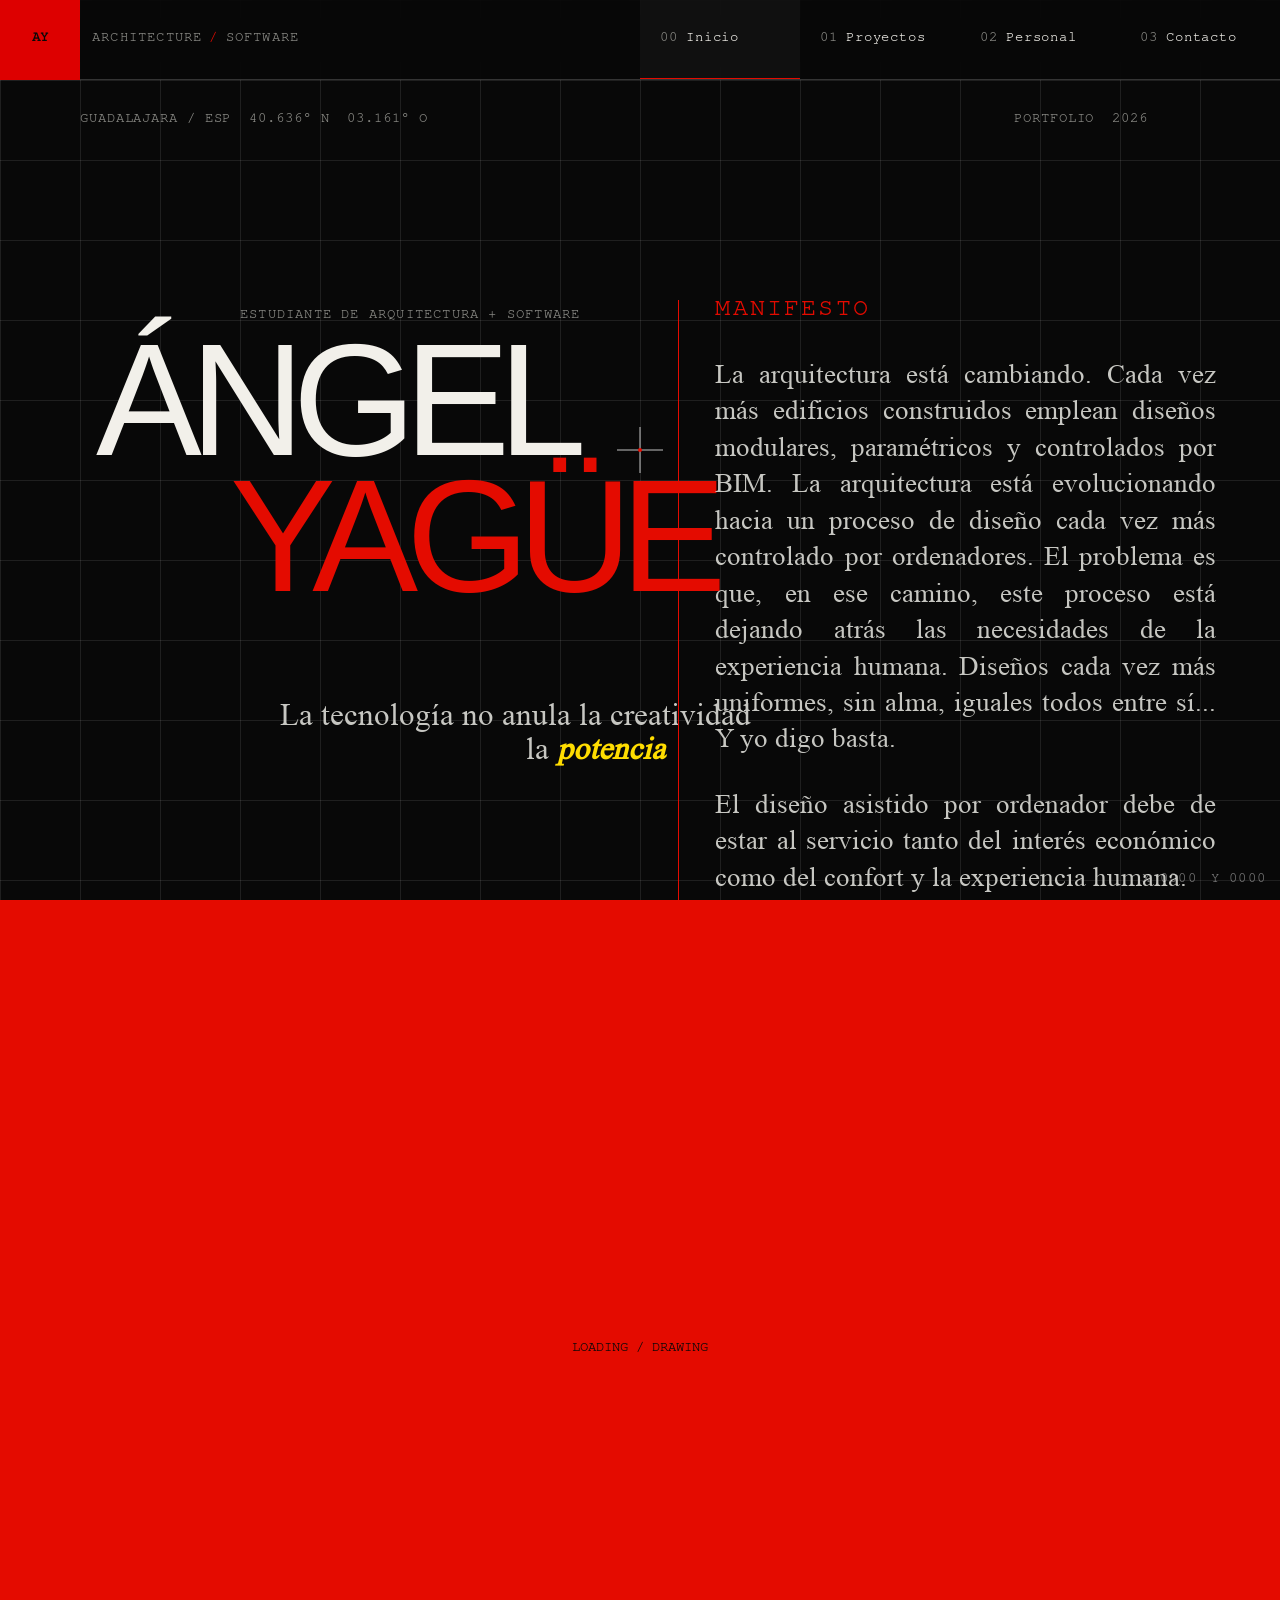
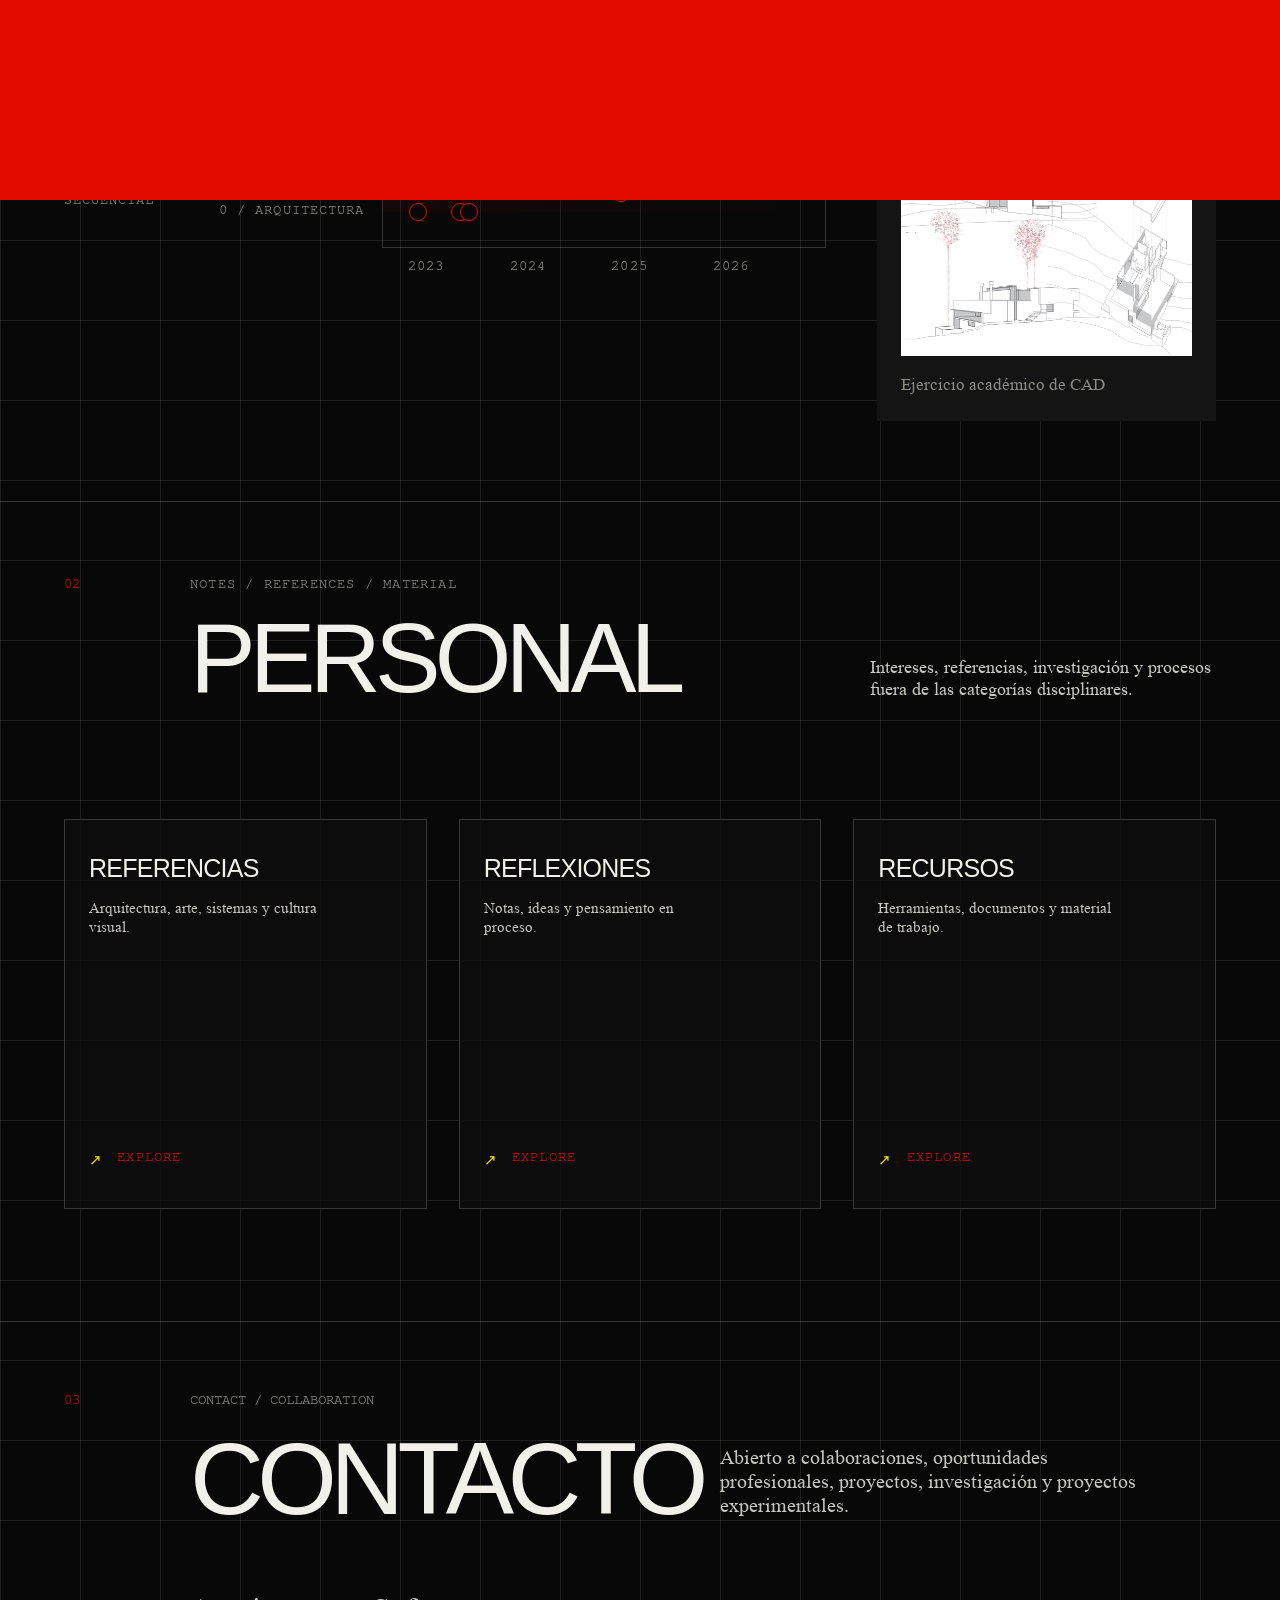
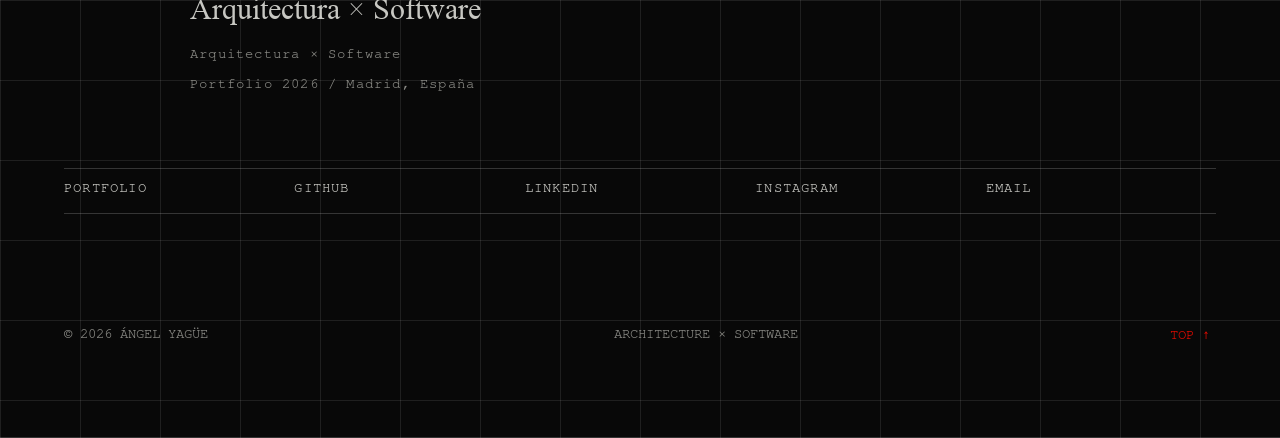
<file: index.html>
<!DOCTYPE html>
<html lang="es">
<head>
  <meta charset="UTF-8">

  <meta
    name="viewport"
    content="width=device-width, initial-scale=1.0"
  >

  <meta
    name="description"
    content="Portfolio de arquitectura, software, geometría y diseño computacional."
  >

  <meta name="theme-color" content="#080808">

  <title>Ángel Yagüe — Architecture × Software</title>

  <link rel="stylesheet" href="styles.css?v=nimbus-mono-4">
</head>

<body>
  <div class="page-noise" aria-hidden="true"></div>

  <div class="cursor" aria-hidden="true">
    <span class="cursor__cross cursor__cross--x"></span>
    <span class="cursor__cross cursor__cross--y"></span>
    <span class="cursor__dot"></span>
  </div>

  <div class="coordinates" aria-hidden="true">
    <span id="coord-x">X 0000</span>
    <span id="coord-y">Y 0000</span>
  </div>

  <header class="site-header">
    <a class="brand" href="#inicio" aria-label="Ir al inicio">
      <span class="brand__mark">AY</span>

      <span class="brand__text">
        ARCHITECTURE
        <span>/</span>
        SOFTWARE
      </span>
    </a>

    <button
      class="menu-toggle"
      type="button"
      aria-label="Abrir navegación"
      aria-expanded="false"
      aria-controls="main-navigation"
    >
      <span></span>
      <span></span>
    </button>

    <nav class="site-nav" id="main-navigation">
      <a href="#inicio" class="nav-link is-active">
        <span>00</span>
        Inicio
      </a>

      <a href="#proyectos" class="nav-link">
        <span>01</span>
        Proyectos
      </a>

      <a href="#personal" class="nav-link">
        <span>02</span>
        Personal
      </a>

      <a href="#contacto" class="nav-link">
        <span>03</span>
        Contacto
      </a>
    </nav>
  </header>

  <main>
    <!-- # INDICE -->
    <section class="hero section" id="inicio">
      <div class="hero-grid" aria-hidden="true"></div>

      <div class="hero__meta">
        <span>GUADALAJARA / ESP</span>
        <span>40.636° N</span>
        <span>03.161° O</span>
      </div>

      <div class="hero__index">
        <span>PORTFOLIO</span>
        <span>2026</span>
      </div>

      <div class="hero__content">
        <p class="eyebrow reveal">
          ESTUDIANTE DE ARQUITECTURA + SOFTWARE
        </p>

        <h1
          class="hero-title reveal"
          data-scramble="ÁNGEL YAGÜE"
        >
          <span class="hero-title__main">ÁNGEL</span>
          <span class="hero-title__main hero-title__main--offset">YAGÜE</span>
        </h1>

        <div class="hero-statement reveal">
          <p>
            La tecnología no anula la creatividad
            <span>la <strong class="accent-blue"><em>potencia</em></strong></span>
          </p>
        </div>

        <!-- ## Manifesto -->
        <article class="hero-manifest reveal" data-hero-manifest hidden></article>
      </div>

      <div class="hero-diagram reveal" aria-hidden="true">
        <svg viewBox="0 0 520 520">
          <g class="diagram-grid">
            <line x1="0" y1="130" x2="520" y2="130"/>
            <line x1="0" y1="260" x2="520" y2="260"/>
            <line x1="0" y1="390" x2="520" y2="390"/>

            <line x1="130" y1="0" x2="130" y2="520"/>
            <line x1="260" y1="0" x2="260" y2="520"/>
            <line x1="390" y1="0" x2="390" y2="520"/>
          </g>

          <g class="diagram-main">
            <circle cx="260" cy="260" r="182"/>
            <circle cx="260" cy="260" r="122"/>
            <circle cx="260" cy="260" r="43"/>

            <path d="M78 260 L260 78 L442 260 L260 442 Z"/>
            <path d="M130 390 L390 130"/>
            <path d="M130 130 L390 390"/>
          </g>

          <g class="diagram-accent">
            <circle cx="260" cy="78" r="7"/>
            <circle cx="442" cy="260" r="7"/>
            <path d="M260 78 A182 182 0 0 1 442 260"/>
          </g>

          <g class="diagram-blue">
            <path d="M260 260 L390 130"/>
            <circle cx="390" cy="130" r="9"/>
          </g>
        </svg>

        <span class="diagram-label diagram-label--a">A.01</span>
        <span class="diagram-label diagram-label--b">R=182</span>
        <span class="diagram-label diagram-label--c">45°</span>
      </div>

      <a class="scroll-indicator magnetic" href="#proyectos">
        <span>SCROLL / EXPLORE</span>
        <span class="scroll-indicator__line"></span>
      </a>
    </section>

    <!-- # PROYECTOS -->
    <section class="project-spectrum section" id="proyectos">
      <header class="section-heading section-heading--right reveal">
        <div class="section-heading__number">01</div>

        <div>
          <p class="eyebrow">WORK INDEX / ARCHITECTURE × SOFTWARE</p>

          <h2>
            PROYECTOS
          </h2>
        </div>

        <div class="project-view-control">
          <p class="section-heading__description">
            Una clasificación de trabajos y ejercicios según su disciplina
            entre arquitectura y software.
          </p>

          <div class="project-view-mode" role="group" aria-label="Modo de vista">
            <span>Modo de vista</span>
            <button
              class="project-view-mode__button is-active"
              type="button"
              data-project-view-mode="constellation"
              aria-pressed="true"
            >Constelación</button>
            <button
              class="project-view-mode__button"
              type="button"
              data-project-view-mode="list"
              aria-pressed="false"
            >Lista</button>
          </div>
        </div>
      </header>

      <div class="spectrum-layout">
        <aside class="spectrum-aside reveal">
          <h3>Project index</h3>
          <p>
            Pensamiento arquitectónico + pensamiento secuencial
          </p>
        </aside>

        <div class="spectrum-board reveal">
          <div class="spectrum-list-view" data-project-list-view hidden>
          <div class="spectrum-header" aria-hidden="true">
            <span>ID</span>
            <span>Proyecto</span>
            <span>Aspecto del proyecto</span>
            <span>Lectura</span>
          </div>

          <div class="spectrum-hud">
            <div class="spectrum-axis" aria-hidden="true">
              <span class="spectrum-axis__start">Arquitectura</span>
              <span class="spectrum-axis__line"></span>
              <span class="spectrum-axis__end">Software</span>
            </div>

            <section class="spectrum-detail" aria-live="polite">
              <article class="spectrum-readout">
                <div class="spectrum-readout__number" id="spectrum-readout-number">
                  W / 000
                </div>

                <div>
                  <h3 id="spectrum-readout-title">Proyectos</h3>
                  <p id="spectrum-readout-copy"></p>

                  <div class="spectrum-readout__meta">
                    <span id="spectrum-readout-axis"></span>
                    <span id="spectrum-readout-type">WORK INDEX</span>
                  </div>
                </div>
              </article>
            </section>
          </div>

          <section
            class="spectrum-projects"
            data-project-spectrum
            aria-label="Lista de trabajos clasificados"
          ></section>
          </div>

          <!-- ## Gráfico Constelación -->
          <section
            class="project-constellation"
            data-project-constellation
            aria-label="Proyectos por fecha y disciplina"
          ></section>
        </div>
      </div>
    </section>

    <!-- # PERSONAL -->
    <section class="personal-section section" id="personal">
      <header class="section-heading reveal">
        <div class="section-heading__number">02</div>

        <div>
          <p class="eyebrow">NOTES / REFERENCES / MATERIAL</p>

          <h2>
            PERSONAL
          </h2>
        </div>

        <p class="section-heading__description">
          Intereses, referencias, investigación y procesos fuera de las
          categorías disciplinares.
        </p>
      </header>

      <div class="personal-board">
        <aside class="personal-board__index reveal">
          <div class="personal-board__tag">
            <span>P / 000</span>
            <span>IN PROGRESS</span>
          </div>

          <p>
            Este apartado recoge lo que antes estaba separado como
            referencias, reflexiones y recursos. Queda preparado como archivo
            personal para textos, notas sueltas, ideas, enlaces y material
            que no encaja directamente en arquitectura o programación.
          </p>
        </aside>

        <div class="personal-board__main">
          <a class="personal-panel personal-panel--references reveal magnetic" href="assets/page_sections/recursos.html" aria-labelledby="personal-references-title">
            <div class="personal-panel__header">
              <span>02.1</span>
              <h3 id="personal-references-title">Referencias</h3>
            </div>

            <p>
              Arquitectura, arte, sistemas y cultura visual.
            </p>

            <div class="personal-panel__footer">
              <span>↗</span>
              <strong>EXPLORE</strong>
            </div>
          </a>

          <a class="personal-panel personal-panel--reflections reveal magnetic" href="assets/page_sections/publicaciones.html" aria-labelledby="personal-reflections-title">
            <div class="personal-panel__header">
              <span>02.2</span>
              <h3 id="personal-reflections-title">Reflexiones</h3>
            </div>

            <p>
              Notas, ideas y pensamiento en proceso.
            </p>

            <div class="personal-panel__footer">
              <span>↗</span>
              <strong>EXPLORE</strong>
            </div>
          </a>

          <a class="personal-panel personal-panel--resources reveal magnetic" href="assets/page_sections/recursos.html" aria-labelledby="personal-resources-title">
            <div class="personal-panel__header">
              <span>02.3</span>
              <h3 id="personal-resources-title">Recursos</h3>
            </div>

            <p>
              Herramientas, documentos y material de trabajo.
            </p>

            <div class="personal-panel__footer">
              <span>↗</span>
              <strong>EXPLORE</strong>
            </div>
          </a>
        </div>
      </div>
    </section>

    <!-- =========================================================
         CONTACT
    ========================================================== -->
    <section class="contact-section section" id="contacto">
      <div class="contact-section__grid" aria-hidden="true"></div>

      <div class="section-marker reveal">
        <span>03</span>
        <span>CONTACT / COLLABORATION</span>
      </div>

      <div class="contact-main">
        <p class="eyebrow reveal">
          Arquitectura × Software
        </p>

        <h2 class="contact-title reveal">
          CONTACTO
        </h2>

        <p class="contact-copy reveal">
          Abierto a colaboraciones, oportunidades profesionales, proyectos,
          investigación y proyectos experimentales.
        </p>

        <p class="contact-subtitle reveal">
          Arquitectura × Software
          <span>Portfolio 2026 / Madrid, España</span>
        </p>
      </div>

      <div class="contact-links reveal">
        <a
          class="contact-link magnetic"
          href="assets/web_documents/ARCHITECTURE_PORTFOLIO_ÁNGEL_YAGÜE.pdf"
          target="_blank"
          rel="noopener noreferrer"
        >
          <strong>PORTFOLIO</strong>
        </a>

        <a
          class="contact-link magnetic"
          href="https://github.com/rareduck"
          target="_blank"
          rel="noopener noreferrer"
        >
          <strong>GITHUB</strong>
        </a>

        <a
          class="contact-link magnetic"
          href="https://www.linkedin.com/in/%C3%A1ngel-yag%C3%BCe-arquitectura/"
          target="_blank"
          rel="noopener noreferrer"
        >
          <strong>LINKEDIN</strong>
        </a>

        <a
          class="contact-link magnetic"
          href="https://www.instagram.com/architecture.ay/"
          target="_blank"
          rel="noopener noreferrer"
        >
          <strong>INSTAGRAM</strong>
        </a>

        <a class="contact-link magnetic" href="mailto:angelyague.a@gmail.com">
          <strong>EMAIL</strong>
        </a>
      </div>

      <footer class="footer">
        <span>© <span id="current-year"></span> ÁNGEL YAGÜE</span>

        <span>
          ARCHITECTURE × SOFTWARE
        </span>

        <button class="back-to-top magnetic" type="button">
          TOP ↑
        </button>
      </footer>
    </section>

  </main>

  <div class="project-drawer-backdrop" data-project-drawer-close aria-hidden="true"></div>

  <aside
    class="project-drawer"
    data-project-drawer
    aria-hidden="true"
    aria-labelledby="project-drawer-title"
  >
    <header class="project-drawer__header">
      <div>
        <span data-project-drawer-number>W / 000</span>
        <h2 id="project-drawer-title">Proyecto</h2>
      </div>

      <button
        class="project-drawer__close magnetic"
        type="button"
        data-project-drawer-close
        aria-label="Cerrar proyecto"
      >
        ×
      </button>
    </header>

    <div class="project-drawer__body" data-project-drawer-body></div>
  </aside>

  <div class="page-transition" aria-hidden="true">
    <span>LOADING / DRAWING</span>
  </div>

  <script src="script.js?v=constellation-stretched-1"></script>
</body>
</html>
</file>
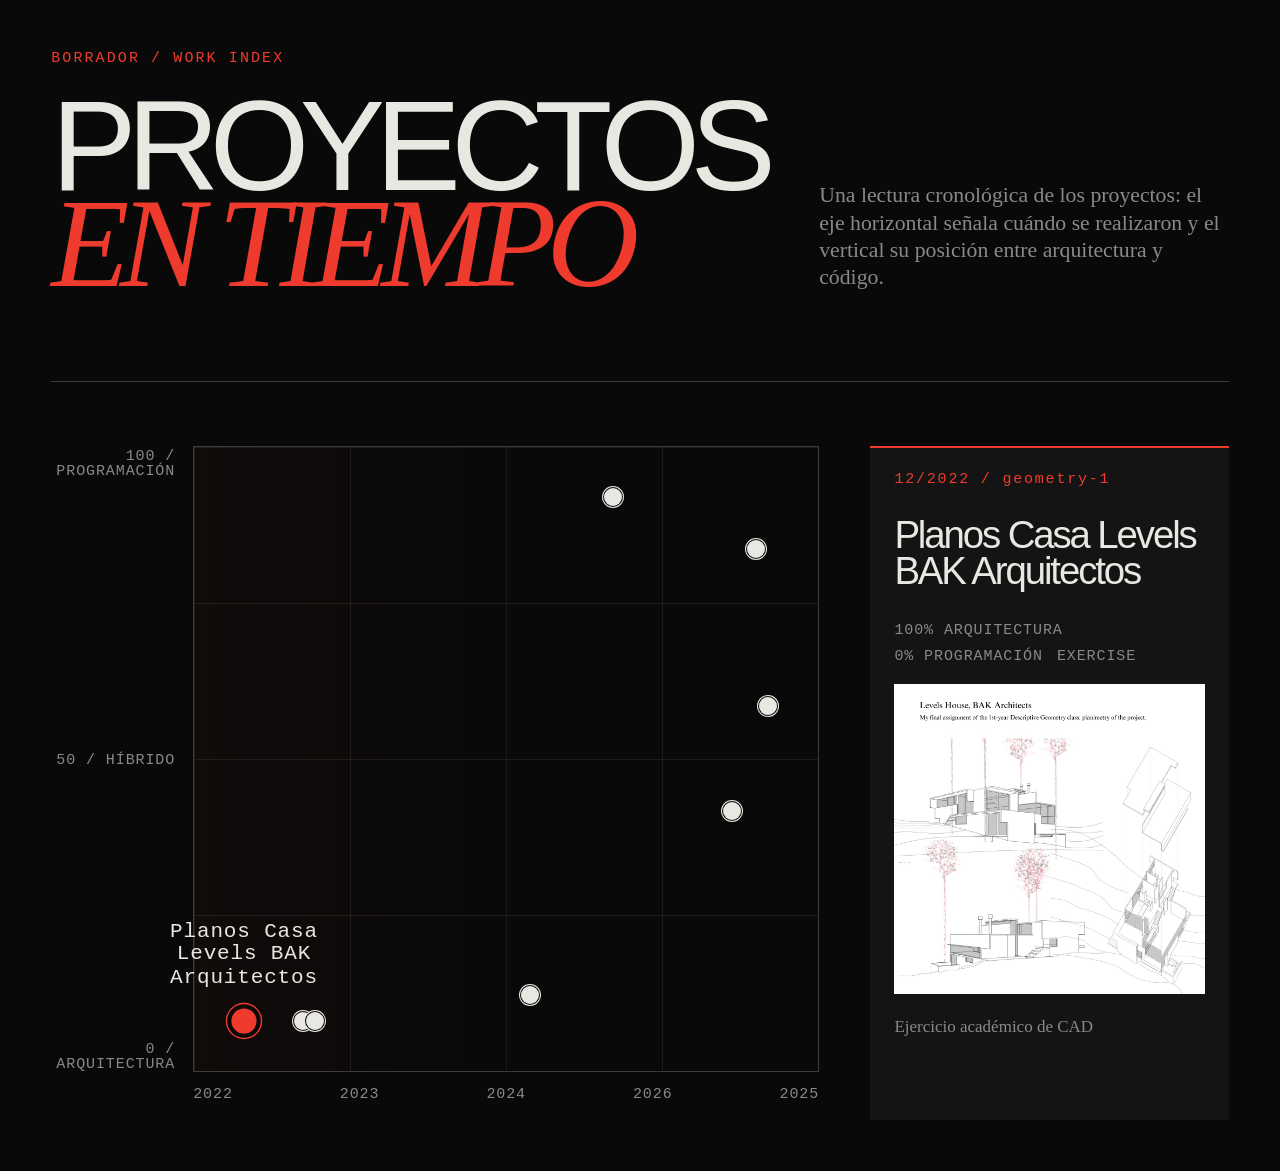
<file: borrame/index.html>
<!doctype html>
<html lang="es">
  <head>
    <meta charset="utf-8">
    <meta name="viewport" content="width=device-width, initial-scale=1">
    <title>Proyectos — Cronología</title>
    <link rel="stylesheet" href="styles.css">
  </head>
  <body>
    <!-- # PROYECTOS -->
    <main class="timeline-page">
      <header class="masthead">
        <p class="masthead__eyebrow">Borrador / Work index</p>
        <h1>PROYECTOS<br><em>EN TIEMPO</em></h1>
        <p class="masthead__intro">
          Una lectura cronológica de los proyectos: el eje horizontal señala
          cuándo se realizaron y el vertical su posición entre arquitectura y código.
        </p>
      </header>

      <!-- ## Gráfico Constelación -->
      <section class="timeline-layout" aria-label="Mapa cronológico de proyectos">
        <div class="timeline-chart" data-timeline-chart>
          <div class="timeline-chart__y-axis" aria-hidden="true">
            <span>100 / PROGRAMACIÓN</span>
            <span>50 / HÍBRIDO</span>
            <span>0 / ARQUITECTURA</span>
          </div>
          <div class="timeline-chart__plot" data-timeline-plot>
            <div class="timeline-chart__grid" aria-hidden="true"></div>
          </div>
          <div class="timeline-chart__x-axis" data-timeline-axis aria-hidden="true"></div>
        </div>

        <aside class="project-readout" data-project-readout aria-live="polite">
          <p class="project-readout__index">SELECCIONA UN PROYECTO</p>
          <h2>Mapa de trabajo</h2>
          <p>Haz clic en un punto para ver su ficha resumida.</p>
        </aside>
      </section>
    </main>
    <script src="script.js"></script>
  </body>
</html>
</file>
<file: styles.css>
/* # INDICE */
/* =========================================================
   FIGMA SYNC — innovacrea.net
   Desktop reference: 1440px / 80px global grid
========================================================= */

:root {
  --black: #080808;
  --black-soft: #0d0d0d;
  --panel: #111111;
  --white: #f2f0ea;
  --grey: #8b8b86;
  --grey-light: #c7c7c2;
  --red: #e40b00;
  --yellow: #ffdd00;
  --line: rgba(255,255,255,.18);
  --grid-line: rgba(255,255,255,.095);
  --grid: 80px;
  --page-padding: 64px;
  --mono: "Nimbus Mono PS", "Courier New", monospace;
  --serif: "Portfolio Times", "Times New Roman", serif;
  --sans: Arial, "Helvetica Neue", sans-serif;
}

@font-face {
  font-family: "Portfolio Times";
  src: url("assets/fonts/times.ttf") format("truetype");
  font-display: swap;
}

@font-face {
  font-family: "Nimbus Mono PS";
  src: url("assets/fonts/nimbus-mono-ps.otf") format("opentype");
  size-adjust: 93.33%;
  line-gap-override: 0%;
  font-display: swap;
}

*, *::before, *::after { box-sizing: border-box; }
html { scroll-behavior: smooth; background: var(--black); }
body {
  margin: 0;
  overflow-x: hidden;
  background-color: var(--black);
  background-image:
    linear-gradient(to right, var(--grid-line) 1px, transparent 1px),
    linear-gradient(to bottom, var(--grid-line) 1px, transparent 1px);
  background-size: var(--grid) var(--grid);
  background-position: 0 0;
  color: var(--white);
  font-family: var(--sans);
  line-height: 1.4;
}
body.menu-open { overflow: hidden; }
body.project-drawer-open { overflow: hidden; }
body.project-lightbox-open { overflow: hidden; }
::selection { color: var(--black); background: var(--red); }
a { color: inherit; text-decoration: none; }
button { color: inherit; font: inherit; }
img, svg { display: block; max-width: 100%; }
main { position: relative; overflow: hidden; }

.page-noise { display: none; }

.cursor {
  position: fixed; inset: 0 auto auto 0; z-index: 10000;
  width: 46px; height: 46px; pointer-events: none;
  transform: translate3d(-100px,-100px,0);
}
.cursor__dot {
  position: absolute; left: 50%; top: 50%; width: 4px; height: 4px;
  transform: translate(-50%,-50%); border-radius: 50%; background: var(--red);
}
.cursor__cross { position: absolute; left: 50%; top: 50%; background: rgba(255,255,255,.75); }
.cursor__cross--x { width: 46px; height: 1px; transform: translate(-50%,-50%); }
.cursor__cross--y { width: 1px; height: 46px; transform: translate(-50%,-50%); }
.cursor.is-hovering .cursor__dot { width: 9px; height: 9px; background: var(--yellow); }
.coordinates {
  position: fixed; right: 14px; bottom: 12px; z-index: 900; display: flex; gap: 14px;
  font: 15px var(--mono); letter-spacing: .08em; color: rgba(255,255,255,.45); pointer-events: none;
}

.site-header {
  position: sticky; top: 0; z-index: 1000;
  display: flex; width: 100%; height: 80px; min-height: 80px;
  border-bottom: 1px solid var(--line);
  background: rgba(8,8,8,.9);
  backdrop-filter: blur(10px);
}
.brand { display: flex; align-items: stretch; min-width: 310px; }
.brand__mark {
  display: grid; place-items: center; flex: 0 0 80px; width: 80px; height: 80px;
  background: #d00; color: var(--black); font: 15px var(--mono); font-weight: 700;
}
.brand__text {
  display: flex; align-items: center; gap: 7px; padding: 0 12px;
  font: 15px var(--mono); letter-spacing: .08em; color: var(--grey);
}
.brand__text span { color: var(--red); }
.site-nav { display: flex; align-items: stretch; margin-left: auto; }
.nav-link {
  position: relative; display: flex; align-items: center; gap: 8px;
  min-width: 160px; padding: 0 20px;
  font: 15px var(--mono); letter-spacing: .06em;
  transition: background .2s ease, color .2s ease;
}
.nav-link span { color: var(--grey); }
.nav-link:hover, .nav-link.is-active { background: rgba(255,255,255,.035); }
.nav-link::after { content:""; position:absolute; left:0; right:0; bottom:0; height:1px; background:transparent; }
.nav-link.is-active::after { background: var(--red); }
.menu-toggle { display:none; margin-left:auto; width:80px; border:0; background:transparent; }
.menu-toggle span { display:block; width:26px; height:1px; margin:6px auto; background:var(--white); }

.section {
  position: relative;
  padding-left: var(--page-padding);
  padding-right: var(--page-padding);
  border-bottom: 1px solid var(--line);
  background: transparent;
}
.eyebrow { margin:0; font:15px var(--mono); letter-spacing:.08em; color:var(--grey); }
.accent-red { color:var(--red); }
.accent-blue { color:var(--yellow); }
.reveal { opacity:0; transform:translateY(20px); transition:opacity .65s ease, transform .65s ease; }
.reveal.is-visible { opacity:1; transform:none; }

.section-heading {
  display:grid;
  grid-template-columns: 96px minmax(0, 1fr) 346px;
  gap:30px;
  align-items:start;
  margin:0 0 118px;
  padding-top:78px;
}
.section-heading__number { font:15px var(--mono); color:var(--red); }
.section-heading .eyebrow { margin-bottom:22px; }
.section-heading h2 {
  margin:0; font-size:clamp(72px,7.7vw,118px); font-weight:400;
  line-height:.86; letter-spacing:-.06em; color:var(--white);
}
.section-heading h2 span { color:inherit; -webkit-text-stroke:0; }
.section-heading__description {
  margin:76px 0 0; max-width:390px;
  font:18px/1.25 var(--serif); color:var(--grey-light);
}
.section-heading--right {
  grid-template-columns:346px minmax(0,1fr) 96px;
  text-align:right;
}
.section-heading--right .section-heading__number {
  grid-column:3;
  grid-row:1;
}
.section-heading--right > div {
  grid-column:2;
}
.section-heading--right .section-heading__description {
  grid-column:1;
  grid-row:1;
  justify-self:start;
  text-align:left;
}

.hero {
  height:885px; min-height:885px; padding-top:0; padding-bottom:0;
  display:block;
}
.hero-grid { display:none; }
.hero__meta, .hero__index {
  position:absolute; top:34px; display:flex; gap:18px;
  font:15px var(--mono); letter-spacing:.06em; color:var(--grey);
}
.hero__meta { left:80px; }
.hero__index { right:132px; }
.hero__content { position:absolute; inset:0; width:100%; }
.hero__content > .eyebrow { position:absolute; left:240px; top:230px; }
.hero-title {
  position:absolute; left:96px; top:252px; margin:0;
  font-size:clamp(136px,12.4vw,184px); font-weight:400; line-height:.86; letter-spacing:-.075em;
}
.hero-title__main { display:block; }
.hero-title__main--offset {
  margin-left:134px; color:var(--red); -webkit-text-stroke:0;
}
.hero-title.is-scrambling { animation:none; }
.hero-statement {
  position:absolute; left:280px; top:618px; width:min(520px, 40vw); max-width:580px; margin:0;
}
.hero-statement p { margin:0; font:31px/1.1 var(--serif); color:var(--grey-light); text-align:left; }
.hero-statement p span { display:block; padding-left:48%; }
.hero-statement strong {
  font-weight:700;
  font-style:italic;
}
.hero-statement em { font-style:inherit; }
/* ## Manifesto */
.hero-manifest {
  position:absolute;
  top:220px;
  right:64px;
  width:min(42vw, 620px);
  padding-left:36px;
  border-left:1px solid var(--red);
}
.hero-manifest[hidden] { display:none; }
.hero-manifest h2 {
  margin:0 0 32px;
  color:var(--red);
  font:27px var(--mono);
  letter-spacing:.08em;
  text-transform:uppercase;
}
.hero-manifest p {
  margin:0 0 29px;
  color:var(--grey-light);
  font:27px/1.35 var(--serif);
  text-align:justify;
  text-align-last:left;
}
.hero-manifest p:last-child { margin-bottom:0; }
.hero-diagram { display:none; }
.scroll-indicator {
  position:absolute; left:64px; bottom:30px; display:flex; gap:15px; align-items:center;
  font:15px var(--mono); letter-spacing:.08em;
}
.scroll-indicator__line { width:90px; height:1px; background:var(--line); }

/* # PROYECTOS */
.project-spectrum { min-height:1040px; padding-top:0; padding-bottom:80px; color:var(--white); }
.project-spectrum .section-heading { margin-bottom:38px; }
.project-spectrum .eyebrow,
.project-spectrum .section-heading__description { color:var(--grey); }
.project-view-control {
  grid-column:1;
  display:grid;
  justify-items:end;
  gap:22px;
  margin-top:76px;
}
.section-heading--right > .project-view-control { grid-column:1; }
.project-view-control .section-heading__description { margin:0; }
.project-view-mode {
  display:flex;
  flex-wrap:wrap;
  justify-content:end;
  align-items:center;
  gap:0;
  color:var(--grey);
  font:15px var(--mono);
  letter-spacing:.08em;
  text-transform:uppercase;
}
.project-view-mode > span { margin-right:14px; }
.project-view-mode__button {
  min-height:30px;
  padding:0 10px;
  border:1px solid var(--line);
  background:transparent;
  color:inherit;
  font:inherit;
  letter-spacing:inherit;
  text-transform:inherit;
}
.project-view-mode__button + .project-view-mode__button { margin-left:-1px; }
.project-view-mode__button.is-active,
.project-view-mode__button:hover,
.project-view-mode__button:focus-visible {
  border-color:var(--red);
  background:var(--red);
  color:var(--black);
  outline:0;
}
.spectrum-layout {
  display:grid; grid-template-columns:144px minmax(0,1fr); gap:32px;
}
.spectrum-aside {
  position:sticky; top:112px; align-self:start; min-height:480px;
  border-left:0; padding-left:18px;
}
.spectrum-aside::before {
  content:""; display:block; width:16px; height:16px; margin:0 0 26px -27px;
  border:1px solid var(--red);
  background:
    linear-gradient(to right, transparent 7px, var(--red) 7px, var(--red) 8px, transparent 8px),
    linear-gradient(to bottom, transparent 7px, var(--red) 7px, var(--red) 8px, transparent 8px);
}
.spectrum-aside h3 {
  margin:0; writing-mode:vertical-rl; transform:rotate(180deg);
  color:var(--white); font-size:24px; font-weight:400; letter-spacing:0;
  text-transform:uppercase;
}
.spectrum-aside p {
  position:absolute; left:0; bottom:70px; width:138px; margin:0;
  color:var(--grey); font:15px/1.45 var(--mono); letter-spacing:.07em;
  text-transform:uppercase;
}
.spectrum-board {
  --hud-height:152px;
  position:relative; min-width:0; padding-bottom:var(--hud-height);
}
.spectrum-board:has(.project-constellation:not([hidden])) { padding-bottom:0; }
.spectrum-list-view[hidden],
.project-constellation[hidden] { display:none; }
.spectrum-header,
.spectrum-row,
.spectrum-axis {
  display:grid;
  grid-template-columns:64px minmax(270px,.35fr) minmax(400px,1fr) 178px;
  gap:28px;
}
.spectrum-header {
  padding-bottom:16px; border-bottom:1px solid var(--line);
  color:var(--grey); font:15px var(--mono); letter-spacing:.08em;
  text-transform:uppercase;
}
.spectrum-projects { border-bottom:1px solid var(--line); }
.spectrum-error {
  min-height:126px;
  margin:0;
  padding:24px 0;
  border-bottom:1px solid var(--line);
  color:var(--red);
  font:15px/1.4 var(--mono);
  letter-spacing:.08em;
  text-transform:uppercase;
}
.spectrum-row {
  --position:0;
  position:relative; align-items:stretch; min-height:126px;
  border-bottom:1px solid var(--line); isolation:isolate; outline:0;
  cursor:pointer;
}
.spectrum-row:last-child { border-bottom:0; }
.spectrum-row::before {
  content:""; position:absolute; inset:0 calc((100 - var(--position)) * 1%) 0 0;
  z-index:-1; background:rgba(228,11,0,.08); opacity:0;
  transition:opacity .24s ease, inset .24s ease;
}
.spectrum-row:hover::before,
.spectrum-row.is-active::before,
.spectrum-row:focus-visible::before {
  right:calc((100 - var(--position)) * .62%); opacity:1;
}
.spectrum-row__number {
  padding-top:22px; color:var(--red); font:15px var(--mono);
  letter-spacing:.08em;
}
.spectrum-row__title {
  display:flex; align-items:center; min-width:0; margin:0;
  color:var(--white); font-size:clamp(16px,1.45vw,24px); font-weight:400;
  letter-spacing:.01em; line-height:1; text-transform:uppercase; white-space:nowrap;
}
.spectrum-row__title span {
  display:block; max-width:none; overflow:hidden; text-overflow:ellipsis;
}
.spectrum-row__track-wrap {
  position:relative; display:grid; align-content:center; min-width:0;
}
.spectrum-row__track { position:relative; height:44px; }
.spectrum-row__track::before {
  content:""; position:absolute; left:0; right:0; top:50%; height:1px;
  background:var(--red);
}
.spectrum-row__marker {
  position:absolute; left:calc(var(--position) * 1%); top:50%;
  width:18px; height:18px; transform:translate(-50%,-50%);
  border:1px solid var(--red); background:var(--black); color:var(--red);
  transition:width .24s ease, height .24s ease, background .24s ease;
}
.spectrum-row:hover .spectrum-row__marker,
.spectrum-row:focus-visible .spectrum-row__marker {
  width:24px; height:24px;
}
.spectrum-row:hover .spectrum-row__marker {
  background:currentColor;
}
.spectrum-row__data {
  display:grid; align-content:center; gap:11px; min-width:0;
}
.spectrum-row__data strong,
.spectrum-row__data span {
  font:15px var(--mono); letter-spacing:.08em; text-transform:uppercase;
}
.spectrum-row__data strong { color:var(--white); font-weight:400; }
.spectrum-row__data span { color:var(--grey); }
.spectrum-hud {
  position:absolute; left:0; right:0; bottom:0; z-index:10;
  min-height:var(--hud-height);
  border-top:1px solid var(--line); border-bottom:1px solid var(--line);
  background:rgba(8,8,8,.96); backdrop-filter:blur(12px);
}
.spectrum-hud.is-fixed {
  position:fixed;
  right:auto;
  bottom:0;
  left:var(--spectrum-hud-left, 0);
  width:var(--spectrum-hud-width, 100%);
}
.spectrum-axis {
  padding-top:22px; padding-bottom:10px; color:var(--red);
  font:18px var(--mono); letter-spacing:.08em; text-transform:uppercase;
}
.spectrum-axis__start {
  grid-column:2; justify-self:end; padding-right:8px; color:var(--red);
}
.spectrum-axis__line {
  grid-column:3; align-self:center; width:100%; height:1px; background:var(--red);
}
.spectrum-axis__end {
  grid-column:4; justify-self:start; padding-left:8px; color:var(--red);
}
.spectrum-detail {
  display:grid; margin-top:0; border-top:1px solid var(--line);
  padding:14px 0 16px;
}
.spectrum-readout {
  display:grid; grid-template-columns:92px minmax(0,1fr); gap:20px;
  min-height:0;
}
.spectrum-readout__number {
  color:var(--red); font:15px var(--mono); letter-spacing:.08em;
}
.spectrum-readout h3 {
  margin:0; color:var(--white); font-size:clamp(18px,2vw,28px);
  font-weight:400; line-height:1; letter-spacing:0; text-transform:uppercase;
}
.spectrum-readout p {
  max-width:760px; margin:9px 0 0; color:var(--grey-light);
  font:16px/1.18 var(--serif);
}
.spectrum-readout__meta {
  display:flex; flex-wrap:wrap; gap:12px 24px; margin-top:11px;
  color:var(--grey); font:15px var(--mono); letter-spacing:.08em;
  text-transform:uppercase;
}
/* ## Gráfico Constelación */
.project-constellation {
  display:grid;
  grid-template-columns:minmax(0, 60%) minmax(260px, 1fr);
  align-items:start;
  gap:clamp(24px, 4vw, 68px);
  min-width:0;
}
.project-constellation__chart {
  display:grid;
  grid-template-columns:142px minmax(0, 1fr);
  grid-template-rows:auto 48px;
  min-width:0;
}
.project-constellation__y-axis {
  position:relative;
  padding:0 18px 0 0;
  color:var(--grey);
  font:15px var(--mono);
  letter-spacing:.07em;
  text-align:right;
  text-transform:uppercase;
}
.project-constellation__y-axis span {
  position:absolute;
  right:18px;
  white-space:nowrap;
}
.project-constellation__y-axis span:first-child {
  top:8%;
  transform:translateY(-50%);
}
.project-constellation__y-axis span:last-child {
  bottom:8%;
  transform:translateY(50%);
}
.project-constellation__plot {
  position:relative;
  min-width:0;
  aspect-ratio:1;
  border:1px solid var(--line);
}
.project-constellation__plot::before {
  content:"";
  position:absolute;
  top:8%;
  right:0;
  bottom:8%;
  left:0;
  background:linear-gradient(to right, rgba(228,11,0,.06), transparent 100%);
  pointer-events:none;
}
.project-constellation__x-axis {
  grid-column:2;
  position:relative;
  padding-top:14px;
  color:var(--grey);
  font:15px var(--mono);
  letter-spacing:.07em;
}
.project-constellation__x-axis span {
  position:absolute;
  transform:translateX(-50%);
}
.project-constellation__point {
  position:absolute;
  z-index:1;
  width:18px;
  height:18px;
  padding:0;
  border:1px solid var(--red);
  border-radius:50%;
  background:var(--black);
  color:var(--red);
  cursor:pointer;
  transform:translate(-50%, 50%);
  transition:transform .2s ease, background .2s ease;
}
.project-constellation__point:hover,
.project-constellation__point:focus-visible {
  background:var(--red);
  outline:0;
  transform:translate(-50%, 50%) scale(1.35);
}
.project-constellation__point::after {
  content:attr(data-title);
  position:absolute;
  bottom:calc(100% + 11px);
  left:50%;
  width:max-content;
  max-width:190px;
  color:var(--white);
  font:15px/1.1 var(--mono);
  letter-spacing:.05em;
  opacity:0;
  pointer-events:none;
  transform:translateX(-50%);
  transition:opacity .2s ease;
}
.project-constellation__point:hover::after,
.project-constellation__point:focus-visible::after { opacity:1; }
.project-constellation__readout {
  min-height:240px;
  padding:24px;
  border-top:2px solid var(--red);
  background:#141414;
}
.project-constellation__index {
  margin:0 0 30px;
  color:var(--red);
  font:15px/1 var(--mono);
  letter-spacing:.12em;
}
.project-constellation__readout h3 {
  margin:0;
  font-size:clamp(28px, 3vw, 48px);
  font-weight:400;
  letter-spacing:-.055em;
  line-height:.95;
}
.project-constellation__meta {
  display:flex;
  flex-wrap:wrap;
  gap:8px 14px;
  margin-top:18px;
  color:var(--grey);
  font:15px/1.2 var(--mono);
  letter-spacing:.06em;
  text-transform:uppercase;
}
.project-constellation__image {
  display:block;
  width:100%;
  aspect-ratio:1;
  margin:18px 0;
  object-fit:cover;
  background:var(--black);
}
.project-constellation__image[src$=".svg" i],
.project-drawer__media-item img[src$=".svg" i],
.project-lightbox__image[src$=".svg" i] {
  background:#fff;
}
.project-constellation__copy {
  margin:0;
  color:var(--grey);
  font:17px/1.3 var(--serif);
}

.project-drawer-backdrop {
  position:fixed;
  inset:0;
  z-index:2100;
  background:linear-gradient(
    to right,
    transparent 0,
    transparent 176px,
    rgba(0,0,0,.58) 176px,
    rgba(0,0,0,.58) 100%
  );
  opacity:0;
  pointer-events:none;
  transition:opacity .28s ease;
}
.project-drawer {
  position:fixed;
  top:0;
  right:0;
  z-index:2200;
  display:grid;
  grid-template-rows:auto minmax(0,1fr);
  width:calc(100vw - 176px);
  min-width:min(980px, 100vw);
  height:100svh;
  border-left:1px solid var(--red);
  background:
    linear-gradient(to right, rgba(228,11,0,.12) 1px, transparent 1px),
    linear-gradient(to bottom, rgba(255,255,255,.07) 1px, transparent 1px),
    rgba(8,8,8,.98);
  background-size:80px 80px;
  color:var(--white);
  transform:translateX(100%);
  transition:transform .38s cubic-bezier(.77,0,.18,1);
}
body.project-drawer-open .project-drawer {
  transform:translateX(0);
}
body.project-drawer-open .project-drawer-backdrop {
  opacity:1;
  pointer-events:auto;
}
.project-drawer__header {
  display:grid;
  grid-template-columns:minmax(0,1fr) 80px;
  min-height:112px;
  border-bottom:1px solid var(--line);
}
.project-drawer__header > div {
  display:grid;
  align-content:center;
  gap:10px;
  padding:22px 32px;
}
.project-drawer__header span {
  color:var(--red);
  font:15px var(--mono);
  letter-spacing:.08em;
}
.project-drawer__header h2 {
  margin:0;
  font-size:clamp(30px, 5vw, 64px);
  font-weight:400;
  line-height:.9;
  letter-spacing:-.055em;
  text-transform:uppercase;
}
.project-drawer__close {
  display:grid;
  place-items:center;
  border:0;
  border-left:1px solid var(--line);
  background:transparent;
  color:var(--red);
  font:40px/1 var(--sans);
}
.project-drawer__body {
  overflow:auto;
  padding:32px;
}
.project-drawer__meta {
  display:grid;
  grid-template-columns:repeat(3, minmax(0,1fr));
  gap:1px;
  margin-bottom:30px;
  border:1px solid var(--line);
}
.project-drawer__layout {
  width:60%;
  margin:0 auto;
}
.project-drawer__meta span {
  min-height:42px;
  padding:14px 12px;
  border-right:1px solid var(--line);
  color:var(--grey-light);
  font:15px var(--mono);
  letter-spacing:.08em;
  text-transform:uppercase;
}
.project-drawer__meta span:last-child { border-right:0; }
.project-drawer__intro {
  max-width:560px;
  margin:0 0 28px;
  color:var(--grey-light);
  font:24px/1.18 var(--serif);
  text-align:justify;
  text-align-last:left;
}
.project-drawer__axis {
  display:flex;
  justify-content:space-between;
  gap:20px;
  margin-bottom:32px;
  padding-top:10px;
  border-top:1px solid var(--red);
  color:var(--red);
  font:15px var(--mono);
  letter-spacing:.08em;
  text-transform:uppercase;
}
.project-drawer__media {
  display:grid;
  gap:18px;
  margin-bottom:34px;
  justify-items:center;
}
.project-drawer__media--inline {
  display:flex;
  flex-wrap:wrap;
  justify-content:center;
  align-items:flex-start;
  margin:18px 0;
}
.project-drawer__media--list {
  grid-template-columns:repeat(2, minmax(0, 1fr));
  justify-items:stretch;
  margin:18px 0;
}
.project-drawer__media--list .project-drawer__media-item {
  width:100%;
}
.project-drawer__media-item {
  margin:0;
  width:var(--media-width, 100%);
  border:0;
  background:transparent;
}
.project-drawer__media-item img {
  display:block;
  cursor:zoom-in;
  width:100%;
  height:auto;
  max-height:none;
}
.project-drawer__media-item video,
.project-drawer__media-item iframe {
  width:100%;
  height:var(--media-height, auto);
  max-height:70svh;
  object-fit:contain;
}
.project-drawer__media-item:has(img[src$=".svg" i]) {
  width:100%;
}
.project-drawer__media-item iframe {
  display:block;
  min-height:260px;
  border:0;
  background:var(--white);
}
.project-drawer__pdf-link {
  display:block;
  padding:12px 14px;
  color:var(--red);
  font:13px var(--mono);
  letter-spacing:.06em;
  text-transform:uppercase;
}
.project-drawer__pdf-link:hover { color:var(--white); }
.project-drawer__media-item figcaption,
.project-drawer__empty {
  padding:12px 14px;
  color:var(--grey);
  font:15px var(--mono);
  letter-spacing:.08em;
  text-transform:uppercase;
}
.project-drawer__empty {
  border:1px dashed var(--line);
}
.project-drawer__section {
  display:grid;
  grid-template-columns:140px minmax(0,1fr);
  gap:24px;
  padding:24px 0;
  border-top:1px solid var(--line);
}
.project-drawer__section h3 {
  margin:0;
  color:var(--red);
  font:15px var(--mono);
  letter-spacing:.08em;
  text-transform:uppercase;
}
.project-drawer__content {
  display:grid;
  gap:24px;
}
.project-drawer__heading {
  margin:0;
  padding-top:24px;
  border-top:1px solid var(--line);
  color:var(--red);
  font:15px var(--mono);
  letter-spacing:.08em;
  text-transform:uppercase;
}
.project-drawer__section p {
  margin:0;
  color:var(--grey-light);
  font:17px/1.35 var(--serif);
}
.project-drawer__section-content {
  display:grid;
  gap:18px;
}
.project-drawer__paragraph {
  margin:0;
  color:var(--grey-light);
  font:17px/1.35 var(--serif);
  text-align:justify;
  text-align-last:left;
}
.project-drawer__link {
  display:inline-flex;
  margin-top:18px;
  padding:14px 0;
  border-top:1px solid var(--red);
  color:var(--red);
  font:15px var(--mono);
  letter-spacing:.08em;
}
.project-lightbox {
  position:fixed;
  inset:0;
  z-index:2300;
  display:grid;
  grid-template-columns:auto minmax(0, 1fr) auto;
  align-items:center;
  gap:20px;
  padding:32px;
  background:rgba(0,0,0,.88);
}
.project-lightbox[hidden] { display:none; }
.project-lightbox__figure {
  display:grid;
  justify-items:center;
  gap:14px;
  min-width:0;
  max-height:calc(100svh - 64px);
  margin:0;
}
.project-lightbox__image {
  display:block;
  max-width:100%;
  max-height:calc(100svh - 122px);
  object-fit:contain;
}
.project-lightbox__caption {
  color:var(--grey-light);
  font:15px var(--mono);
  letter-spacing:.06em;
  text-align:center;
  text-transform:uppercase;
}
.project-lightbox__close,
.project-lightbox__nav {
  display:grid;
  place-items:center;
  border:1px solid var(--line);
  background:rgba(8,8,8,.72);
  color:var(--white);
}
.project-lightbox__close {
  position:absolute;
  top:24px;
  right:24px;
  width:52px;
  height:52px;
  color:var(--red);
  font:38px/1 var(--sans);
}
.project-lightbox__nav {
  width:56px;
  height:56px;
  font:28px/1 var(--sans);
}

/* # PERSONAL */
.personal-section { min-height:700px; padding-top:0; padding-bottom:112px; background:transparent; }
.personal-board { display:grid; grid-template-columns:1fr; gap:28px; }
.personal-board__index { display:none; }
.personal-board__main {
  display:grid; grid-template-columns:repeat(3,1fr); gap:32px;
}
.personal-panel {
  position:relative;
  display:grid;
  grid-template-rows:auto 1fr auto;
  min-height:390px;
  overflow:hidden;
  border:1px solid var(--line);
  background:rgba(14,14,14,.78);
  transition:border-color .22s ease, background .22s ease, transform .22s ease;
}
.personal-panel::before,
.personal-panel::after {
  content:"";
  position:absolute;
  width:14px;
  height:14px;
  opacity:0;
  transition:opacity .22s ease, transform .22s ease;
}
.personal-panel::before {
  left:22px;
  bottom:48px;
  border-left:1px solid var(--red);
  border-bottom:1px solid var(--red);
}
.personal-panel::after {
  left:28px;
  bottom:54px;
  width:4px;
  height:4px;
  background:var(--yellow);
}
.personal-panel:hover,
.personal-panel:focus-visible {
  border-color:rgba(228,11,0,.62);
  background:rgba(18,18,18,.92);
  transform:translateY(-3px);
}
.personal-panel:hover::before,
.personal-panel:hover::after,
.personal-panel:focus-visible::before,
.personal-panel:focus-visible::after {
  opacity:1;
  transform:translateX(3px);
}
.personal-panel__header { display:block; padding:31px 24px 13px; border:0; }
.personal-panel__header span { display:none; }
.personal-panel__header h3 {
  margin:0; font-size:25px; font-weight:400; text-transform:uppercase; letter-spacing:-.03em;
}
.personal-panel > p {
  margin:0;
  padding:0 24px;
  max-width:290px;
  font:15px/1.32 var(--serif);
  color:#c9c7c0;
}
.personal-panel__footer {
  display:flex;
  align-items:center;
  gap:14px;
  padding:0 24px 39px;
  color:var(--red);
  font:15px var(--mono);
  letter-spacing:.08em;
}
.personal-panel__footer span {
  color:var(--yellow);
  font-family:var(--sans);
  font-size:15px;
}
.personal-panel__footer strong { font-weight:400; }

.contact-section { min-height:716px; padding-top:0; padding-bottom:40px; background:transparent; }
.contact-section__grid { display:none; }
.section-marker {
  display:grid; grid-template-columns:96px 1fr; gap:30px;
  padding-top:74px; padding-bottom:0; border:0;
  font:15px var(--mono); color:var(--grey);
}
.section-marker span:first-child { color:var(--red); }
.contact-main {
  display:grid;
  grid-template-columns:96px minmax(0, 1fr) 496px;
  column-gap:30px;
  max-width:none;
  margin-top:24px;
}
.contact-main .eyebrow {
  grid-column:2;
  grid-row:2;
  align-self:start;
  margin-top:68px;
  color:var(--grey-light);
  font:30px/1.15 var(--serif);
  letter-spacing:0;
  text-transform:none;
}
.contact-title {
  grid-column:2;
  margin:0;
  font-size:clamp(76px,8vw,116px);
  line-height:.88;
  letter-spacing:-.065em;
  font-weight:400;
}
.contact-title span { display:inline; color:inherit; -webkit-text-stroke:0; }
.contact-copy {
  grid-column:3;
  grid-row:1 / span 2;
  max-width:432px;
  margin:12px 0 0;
  font:20px/1.2 var(--serif);
  color:var(--grey-light);
}
.contact-subtitle {
  grid-column:2;
  grid-row:3;
  margin:24px 0 0;
  font:15px var(--mono);
  letter-spacing:.08em;
  color:var(--grey);
}
.contact-subtitle span {
  display:block;
  margin-top:16px;
}
.contact-links {
  display:grid;
  grid-template-columns:repeat(5, 1fr);
  margin-top:74px;
  border-top:1px solid var(--line);
  border-bottom:1px solid var(--line);
}
.contact-link {
  display:flex;
  align-items:center;
  min-height:44px;
  border-bottom:0;
  font:15px var(--mono);
  color:var(--grey-light);
  transition:color .2s ease, background .2s ease;
}
.contact-link strong { font-size:15px; font-weight:400; letter-spacing:.08em; }
.contact-link > span,
.contact-link i { display:none; }
.contact-link:hover { padding-left:0; padding-right:0; background:transparent; color:var(--red); }
.footer {
  display:grid; grid-template-columns:1fr 1fr auto; gap:20px; margin-top:116px; padding-top:0;
  border-top:0; font:15px var(--mono); color:var(--grey);
}
.back-to-top { border:0; background:transparent; color:var(--red); font:15px var(--mono); }

.page-transition {
  position:fixed; inset:0; z-index:9999; display:grid; place-items:center;
  background:var(--red); transform:translateY(100%); pointer-events:none;
}
.page-transition span { color:var(--black); font:15px var(--mono); }
.page-transition.is-entering { animation:transition-in .7s cubic-bezier(.77,0,.18,1); }
@keyframes transition-in {
  0% { transform:translateY(100%); }
  45%,65% { transform:translateY(0); }
  100% { transform:translateY(-100%); }
}

@media (max-width: 1100px) {
  :root { --page-padding:32px; }
  .site-header { position:sticky; }
  .site-nav {
    position:fixed; top:80px; right:0; flex-direction:column;
    width:min(420px,100%); height:calc(100svh - 80px);
    background:rgba(8,8,8,.98); transform:translateX(100%); transition:transform .3s ease;
  }
  .site-nav.is-open { transform:translateX(0); }
  .hero { height:1180px; min-height:1180px; }
  .hero-manifest { top:270px; right:32px; width:min(42vw, 520px); }
  .nav-link { min-width:0; flex:1; padding:0 30px; border-bottom:1px solid var(--line); }
  .menu-toggle { display:block; }
  .section-heading { grid-template-columns:60px 1fr; }
  .section-heading__description { grid-column:2; margin-top:0; }
  .section-heading--right {
    grid-template-columns:60px 1fr;
    text-align:left;
  }
  .section-heading--right .section-heading__number {
    grid-column:1;
  }
  .section-heading--right > div,
  .section-heading--right .section-heading__description {
    grid-column:2;
  }
  .section-heading--right > .project-view-control {
    grid-column:2;
    justify-items:start;
  }
  .project-view-mode { justify-content:start; }
  .spectrum-layout { grid-template-columns:1fr; }
  .spectrum-aside {
    position:relative; top:auto; display:grid; grid-template-columns:auto 1fr;
    gap:24px; min-height:0;
  }
  .spectrum-aside h3 { writing-mode:initial; transform:none; }
  .spectrum-aside p { position:static; width:auto; }
  .spectrum-board { --hud-height:170px; }
  .project-constellation {
    grid-template-columns:1fr;
  }
  .project-constellation__chart {
    grid-template-columns:72px minmax(0, 1fr);
    grid-template-rows:auto 44px;
  }
  .project-drawer {
    width:100vw;
    min-width:0;
  }
  .project-drawer__layout {
    width:auto;
    margin:0;
  }
  .project-drawer-backdrop {
    background:rgba(0,0,0,.58);
  }
  .personal-board__main { grid-template-columns:1fr; }
  .personal-panel { min-height:250px; }
  .contact-main {
    grid-template-columns:60px minmax(0, 1fr);
    row-gap:30px;
  }
  .contact-title,
  .contact-main .eyebrow,
  .contact-subtitle {
    grid-column:2;
  }
  .contact-copy {
    grid-column:2;
    grid-row:auto;
    max-width:620px;
    margin:0;
  }
  .contact-main .eyebrow { margin-top:22px; }
  .contact-links { grid-template-columns:repeat(5, minmax(0, 1fr)); }
}

@media (max-width: 700px) {
  :root { --page-padding:18px; --grid:64px; }
  body { background-size:var(--grid) var(--grid); }
  .cursor,.coordinates { display:none; }
  .site-header { height:64px; min-height:64px; }
  .brand { min-width:0; }
  .brand__mark { width:64px; height:64px; flex-basis:64px; }
  .brand__text { font-size:15px; padding:0 10px; }
  .menu-toggle { width:64px; }
  .site-nav { top:64px; height:calc(100svh - 64px); }

  .hero { height:1940px; min-height:1940px; }
  .hero__meta,.hero__index { top:24px; font-size:15px; }
  .hero__meta { left:18px; }
  .hero__meta span:nth-child(n+2) { display:none; }
  .hero__index { right:18px; }
  .hero__content > .eyebrow { left:18px; top:120px; }
  .hero-title { left:18px; top:165px; font-size:clamp(72px,24vw,118px); line-height:.85; }
  .hero-title__main--offset { margin-left:0; }
  .hero-statement { left:18px; top:430px; width:min(88vw,430px); }
  .hero-statement p { font-size:22px; }
  .hero-manifest { top:575px; right:18px; left:18px; width:auto; }
  .scroll-indicator { left:18px; bottom:28px; }

  .section-heading { grid-template-columns:36px 1fr; gap:12px; padding-top:42px; margin-bottom:55px; }
  .section-heading--right { grid-template-columns:36px 1fr; }
  .section-heading h2 { font-size:clamp(52px,16vw,84px); }
  .section-heading__description { font-size:15px; }
  .project-spectrum,.personal-section,.contact-section { min-height:0; padding-bottom:80px; }
  .spectrum-header { display:none; }
  .spectrum-row {
    grid-template-columns:42px minmax(0,1fr); gap:14px 16px;
    min-height:168px; padding:18px 0;
  }
  .spectrum-row__title { align-items:start; padding-top:3px; }
  .spectrum-row__track-wrap,
  .spectrum-row__data { grid-column:2; }
  .spectrum-axis { grid-template-columns:42px minmax(0,1fr); font-size:15px; }
  .spectrum-axis__start,
  .spectrum-axis__line,
  .spectrum-axis__end {
    grid-column:2; justify-self:stretch; padding-left:0; padding-right:0;
  }
  .spectrum-axis__start,
  .spectrum-axis__end { justify-self:start; }
  .spectrum-readout { grid-template-columns:1fr; }
  .project-view-control { gap:16px; margin-top:28px; }
  .project-view-mode { font-size:15px; }
  .project-constellation {
    gap:24px;
  }
  .project-constellation__chart {
    grid-template-columns:52px minmax(0, 1fr);
    grid-template-rows:auto 40px;
  }
  .project-constellation__y-axis {
    padding-right:9px;
    font-size:15px;
  }
  .project-constellation__x-axis { font-size:15px; }
  .project-constellation__point::after { display:none; }
  .project-drawer__header {
    grid-template-columns:minmax(0,1fr) 64px;
    min-height:88px;
  }
  .project-drawer__header > div,
  .project-drawer__body { padding:22px 18px; }
  .project-drawer__meta { grid-template-columns:1fr 1fr; }
  .project-drawer__meta span:nth-child(2n) { border-right:0; }
  .project-drawer__meta span:nth-child(n+3) { border-top:1px solid var(--line); }
  .project-drawer__intro { font-size:20px; }
  .project-drawer__section {
    grid-template-columns:1fr;
    gap:10px;
  }
  .project-lightbox {
    grid-template-columns:1fr;
    padding:72px 18px 24px;
  }
  .project-lightbox__image { max-height:calc(100svh - 132px); }
  .project-lightbox__close {
    top:14px;
    right:14px;
    width:46px;
    height:46px;
  }
  .project-lightbox__nav {
    position:absolute;
    top:50%;
    width:46px;
    height:46px;
    transform:translateY(-50%);
  }
  .project-lightbox__nav--previous { left:14px; }
  .project-lightbox__nav--next { right:14px; }

  .personal-board__main { grid-template-columns:1fr; }
  .personal-panel { min-height:260px; }
  .personal-panel__header { padding:24px 18px 10px; }
  .personal-panel > p { padding:0 18px; }
  .personal-panel__footer { padding:0 18px 28px; }
  .section-marker { grid-template-columns:36px 1fr; gap:12px; padding-top:42px; }
  .contact-main {
    display:grid;
    grid-template-columns:36px minmax(0,1fr);
    gap:22px 12px;
  }
  .contact-title { margin-top:20px; font-size:clamp(54px,17vw,90px); }
  .contact-main .eyebrow {
    margin-top:10px;
    font-size:23px;
  }
  .contact-copy { margin:0; font-size:18px; }
  .contact-subtitle { margin:0; }
  .contact-links {
    grid-template-columns:1fr;
    margin-top:54px;
  }
  .contact-link {
    justify-content:space-between;
    min-height:48px;
    border-bottom:1px solid var(--line);
  }
  .contact-link:last-child { border-bottom:0; }
  .footer { grid-template-columns:1fr auto; }
  .footer > span:nth-child(2) { display:none; }
}

@media (hover:hover) and (pointer:fine) {
  html, body, body * { cursor:none !important; }
}
@media (hover:none) { .cursor { display:none; } }
@media (prefers-reduced-motion:reduce) {
  *,*::before,*::after { scroll-behavior:auto!important; animation-duration:.001ms!important; animation-iteration-count:1!important; transition-duration:.001ms!important; }
  .reveal { opacity:1; transform:none; }
}
</file>
<file: borrame/styles.css>
/* # PROYECTOS */
:root {
  --black:#090909;
  --ink:#e9e7e1;
  --muted:#8a8985;
  --line:rgba(233,231,225,.22);
  --red:#ef3b2d;
  --grid:rgba(233,231,225,.08);
}
* { box-sizing:border-box; }
body {
  min-width:320px;
  margin:0;
  background:var(--black);
  color:var(--ink);
  font-family:Arial, Helvetica, sans-serif;
}
button { font:inherit; }
.timeline-page { min-height:100svh; padding:clamp(22px, 4vw, 64px); }
.masthead {
  display:grid;
  grid-template-columns:minmax(0, 1fr) minmax(250px, 32vw);
  gap:32px;
  padding-bottom:clamp(40px, 7vw, 96px);
  border-bottom:1px solid var(--line);
}
.masthead__eyebrow {
  grid-column:1 / -1;
  margin:0;
  color:var(--red);
  font:15px/1 monospace;
  letter-spacing:.14em;
  text-transform:uppercase;
}
h1,h2,p { margin-top:0; }
h1 { margin-bottom:0; font-size:clamp(54px, 10vw, 168px); font-weight:400; letter-spacing:-.075em; line-height:.75; }
h1 em { color:var(--red); font-family:Georgia, serif; font-weight:400; }
.masthead__intro { align-self:end; max-width:420px; margin-bottom:0; color:var(--muted); font:clamp(17px, 1.7vw, 24px)/1.25 Georgia, serif; }
/* ## Gráfico Constelación */
.timeline-layout { display:grid; grid-template-columns:minmax(0, 60vw) minmax(260px, 1fr); gap:clamp(24px, 4vw, 68px); padding-top:clamp(32px, 5vw, 80px); }
.timeline-chart { --plot-side:min(calc(60vw - 142px), 80svh); display:grid; grid-template-columns:142px var(--plot-side); grid-template-rows:auto 48px; min-width:0; }
.timeline-chart__y-axis { display:flex; flex-direction:column; justify-content:space-between; padding:3px 18px 0 0; color:var(--muted); font:15px/1 monospace; letter-spacing:.06em; text-align:right; }
.timeline-chart__plot { position:relative; min-width:0; aspect-ratio:1; border:1px solid var(--line); background:linear-gradient(90deg, rgba(239,59,45,.035), transparent 45%); }
.timeline-chart__grid { position:absolute; inset:0; background-image:linear-gradient(var(--grid) 1px, transparent 1px), linear-gradient(90deg, var(--grid) 1px, transparent 1px); background-size:100% 25%, 25% 100%; }
.timeline-chart__x-axis { grid-column:2; display:flex; justify-content:space-between; gap:12px; padding-top:15px; color:var(--muted); font:15px/1 monospace; letter-spacing:.06em; }
.timeline-point {
  position:absolute;
  z-index:1;
  width:18px;
  height:18px;
  padding:0;
  border:0;
  border-radius:50%;
  background:var(--ink);
  box-shadow:0 0 0 1px var(--black), 0 0 0 2px var(--ink);
  cursor:pointer;
  transform:translate(-50%, 50%);
  transition:transform .2s ease, background .2s ease, box-shadow .2s ease;
}
.timeline-point:hover,.timeline-point:focus-visible,.timeline-point.is-active { background:var(--red); box-shadow:0 0 0 3px var(--black), 0 0 0 4px var(--red); outline:0; transform:translate(-50%, 50%) scale(1.4); }
.timeline-point::after { content:attr(data-label); position:absolute; bottom:calc(100% + 13px); left:50%; width:max-content; max-width:160px; color:var(--ink); font:15px/1.1 monospace; letter-spacing:.04em; opacity:0; pointer-events:none; transform:translateX(-50%); transition:opacity .2s ease; }
.timeline-point:hover::after,.timeline-point:focus-visible::after,.timeline-point.is-active::after { opacity:1; }
.project-readout { min-height:240px; padding:24px; border-top:2px solid var(--red); background:#141414; }
.project-readout__index { margin-bottom:30px; color:var(--red); font:15px/1 monospace; letter-spacing:.12em; }
.project-readout h2 { font-size:clamp(28px, 3vw, 48px); font-weight:400; letter-spacing:-.055em; line-height:.95; }
.project-readout p:last-child { margin-bottom:0; color:var(--muted); font:17px/1.3 Georgia, serif; }
.project-readout__meta { display:flex; flex-wrap:wrap; gap:8px 14px; color:var(--muted); font:15px/1.2 monospace; letter-spacing:.06em; text-transform:uppercase; }
.project-readout__image { width:100%; aspect-ratio:1; margin:18px 0; object-fit:cover; background:#090909; }
.project-readout__copy { color:var(--muted); font:17px/1.3 Georgia, serif; }
@media (max-width:800px) {
  .masthead,.timeline-layout { grid-template-columns:1fr; }
  .timeline-chart { --plot-side:min(calc(100vw - 120px), 80svh); grid-template-columns:84px var(--plot-side); grid-template-rows:auto 42px; }
  .timeline-chart__y-axis { font-size:15px; padding-right:10px; }
  .timeline-chart__x-axis { font-size:15px; }
  .timeline-point::after { display:none; }
}
</file>
